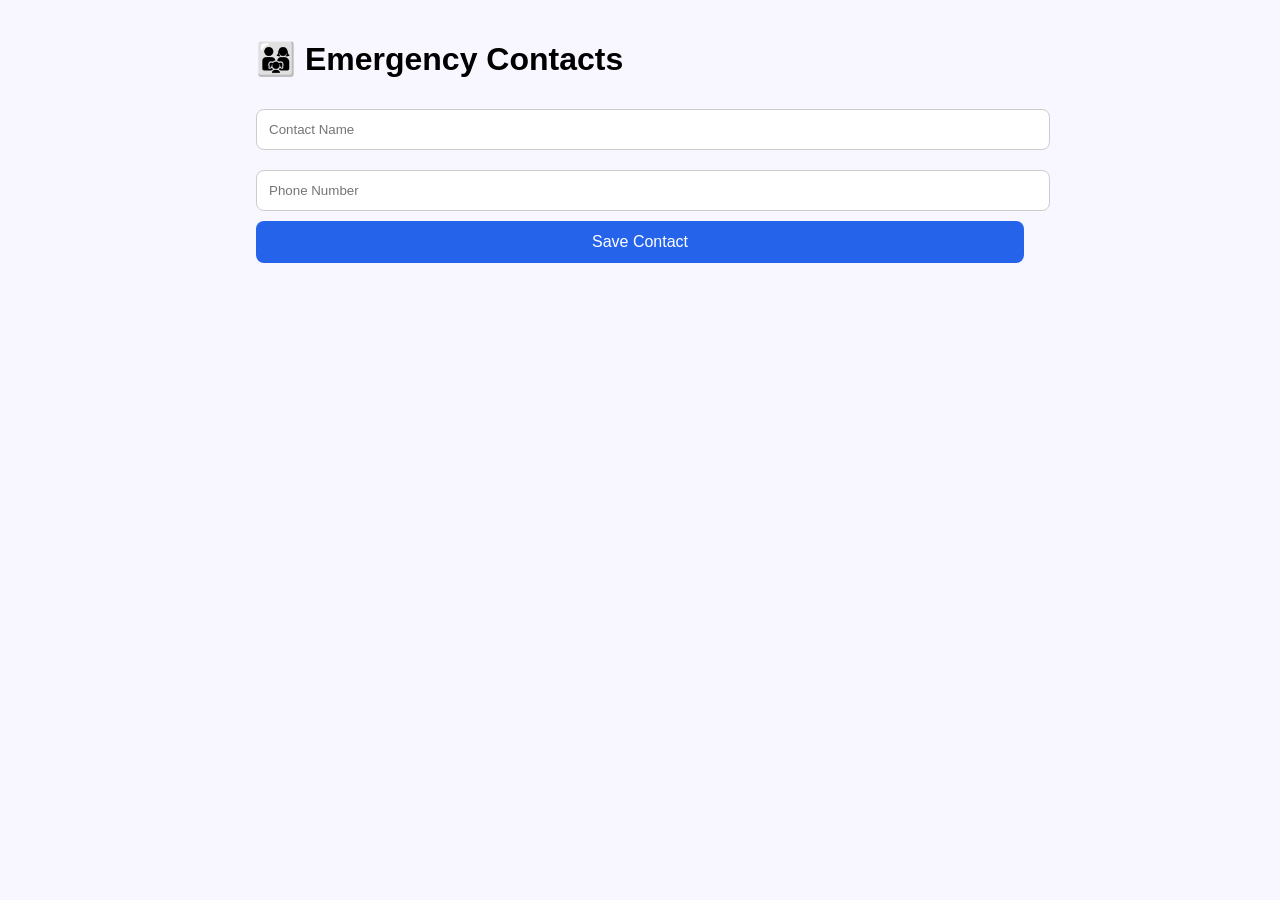
<file: templates/contacts.html>
<!DOCTYPE html>
<html>
<head>
    <title>Emergency Contacts</title>
    <link rel="stylesheet" href="/static/style.css">
</head>
<body>

<div class="container">

    <h1>👨‍👩‍👧 Emergency Contacts</h1>

    <form action="/save_contact" method="post">

        <input type="text"
               name="name"
               placeholder="Contact Name"
               required>

        <input type="text"
               name="phone"
               placeholder="Phone Number"
               required>

        <button type="submit">
            Save Contact
        </button>

    </form>

</div>

</body>
</html>
</file>
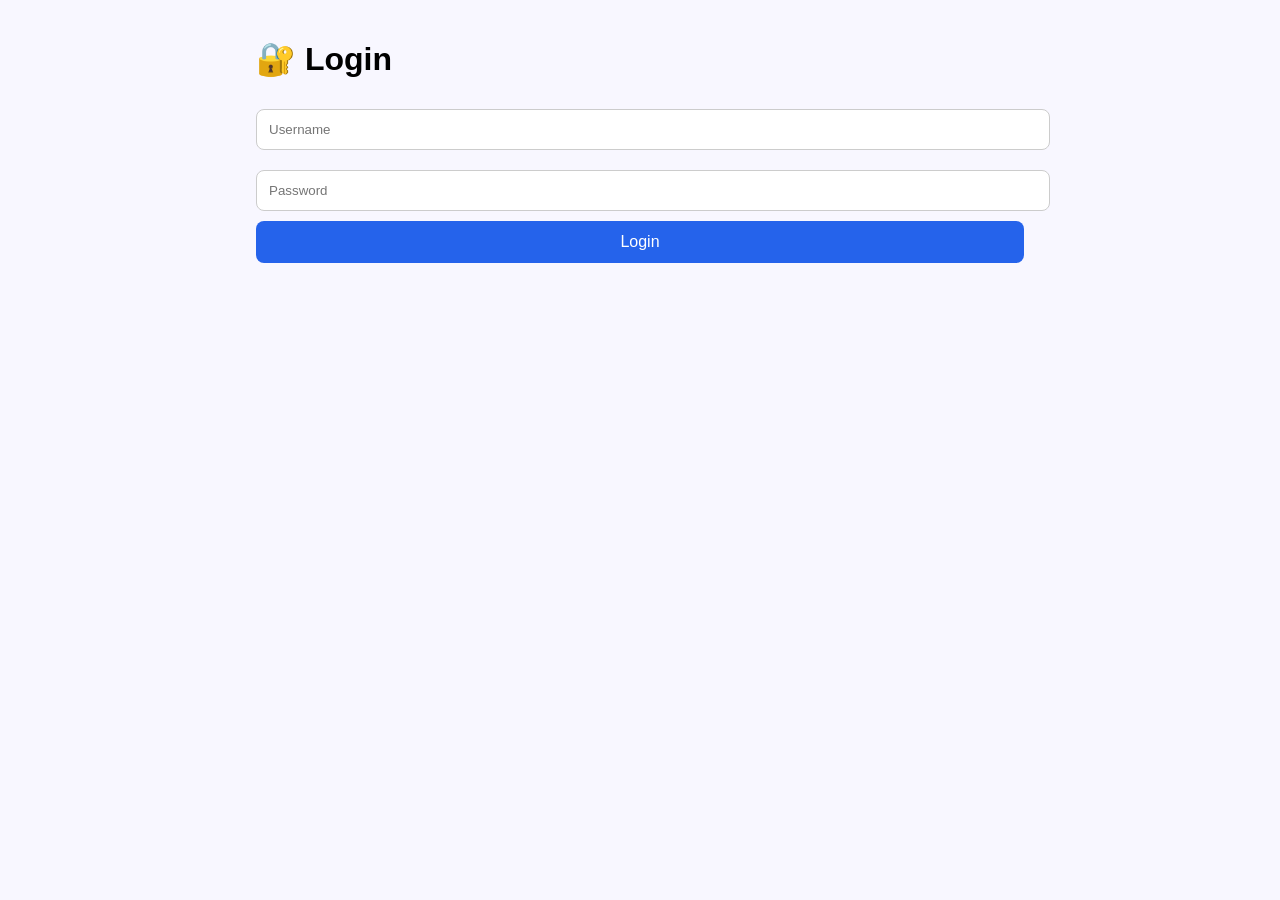
<file: templates/login.html>
<!DOCTYPE html>
<html>
<head>
<title>Login</title>
<link rel="stylesheet" href="/static/style.css">
</head>
<body>

<div class="container">

<h1>🔐 Login</h1>

<form method="POST">

<input type="text"
       name="username"
       placeholder="Username"
       required>

<input type="password"
       name="password"
       placeholder="Password"
       required>

<button type="submit">
Login
</button>

</form>

</div>

</body>
</html>
</file>
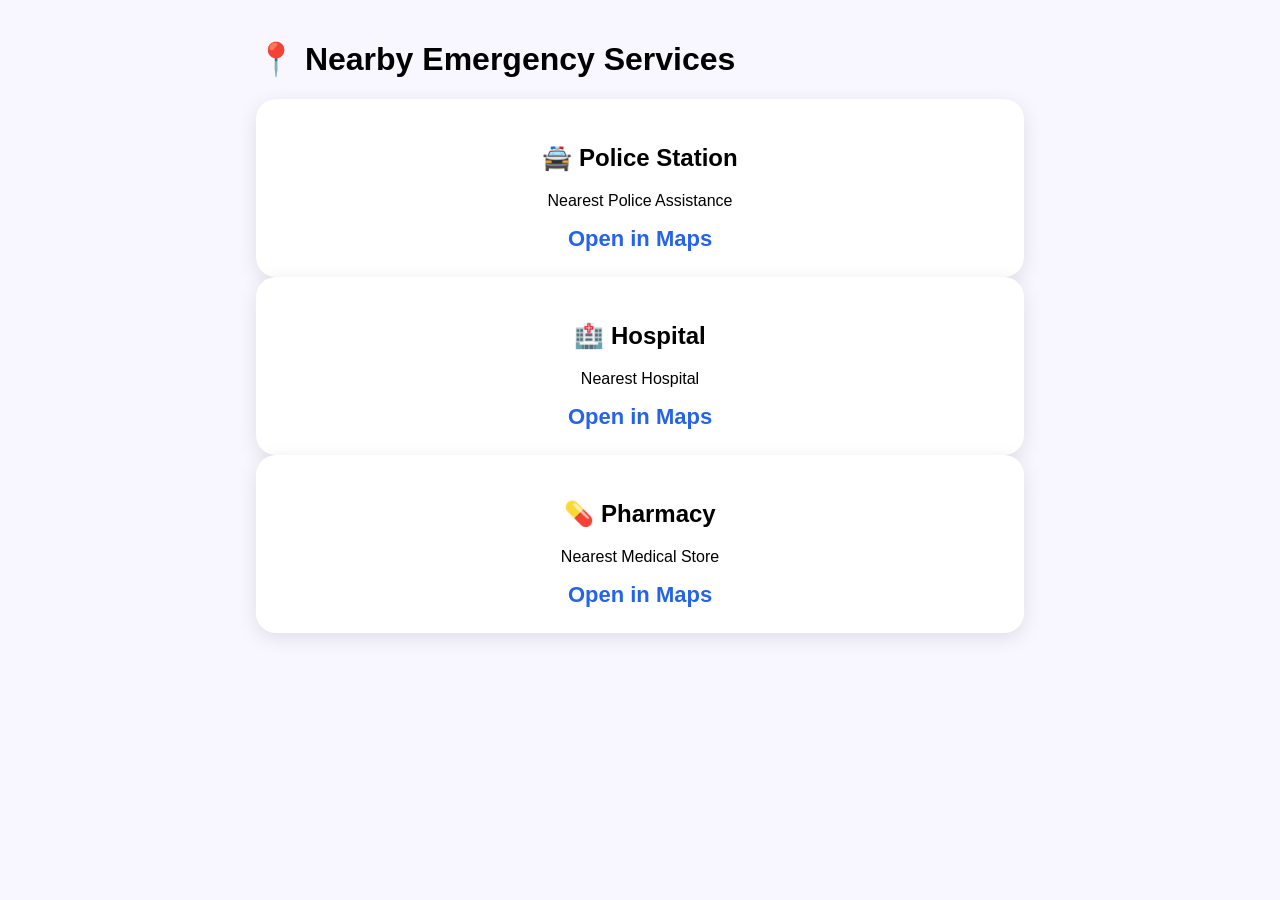
<file: templates/nearby.html>
<!DOCTYPE html>
<html>
<head>
    <title>Nearby Emergency Services</title>
    <link rel="stylesheet" href="/static/style.css">
</head>
<body>

<div class="container">

<h1>📍 Nearby Emergency Services</h1>

<div class="card">
    <h2>🚔 Police Station</h2>
    <p>Nearest Police Assistance</p>
    <a href="https://maps.google.com/?q=police+station" target="_blank">
        Open in Maps
    </a>
</div>

<div class="card">
    <h2>🏥 Hospital</h2>
    <p>Nearest Hospital</p>
    <a href="https://maps.google.com/?q=hospital" target="_blank">
        Open in Maps
    </a>
</div>

<div class="card">
    <h2>💊 Pharmacy</h2>
    <p>Nearest Medical Store</p>
    <a href="https://maps.google.com/?q=pharmacy" target="_blank">
        Open in Maps
    </a>
</div>

</div>

</body>
</html>
</file>
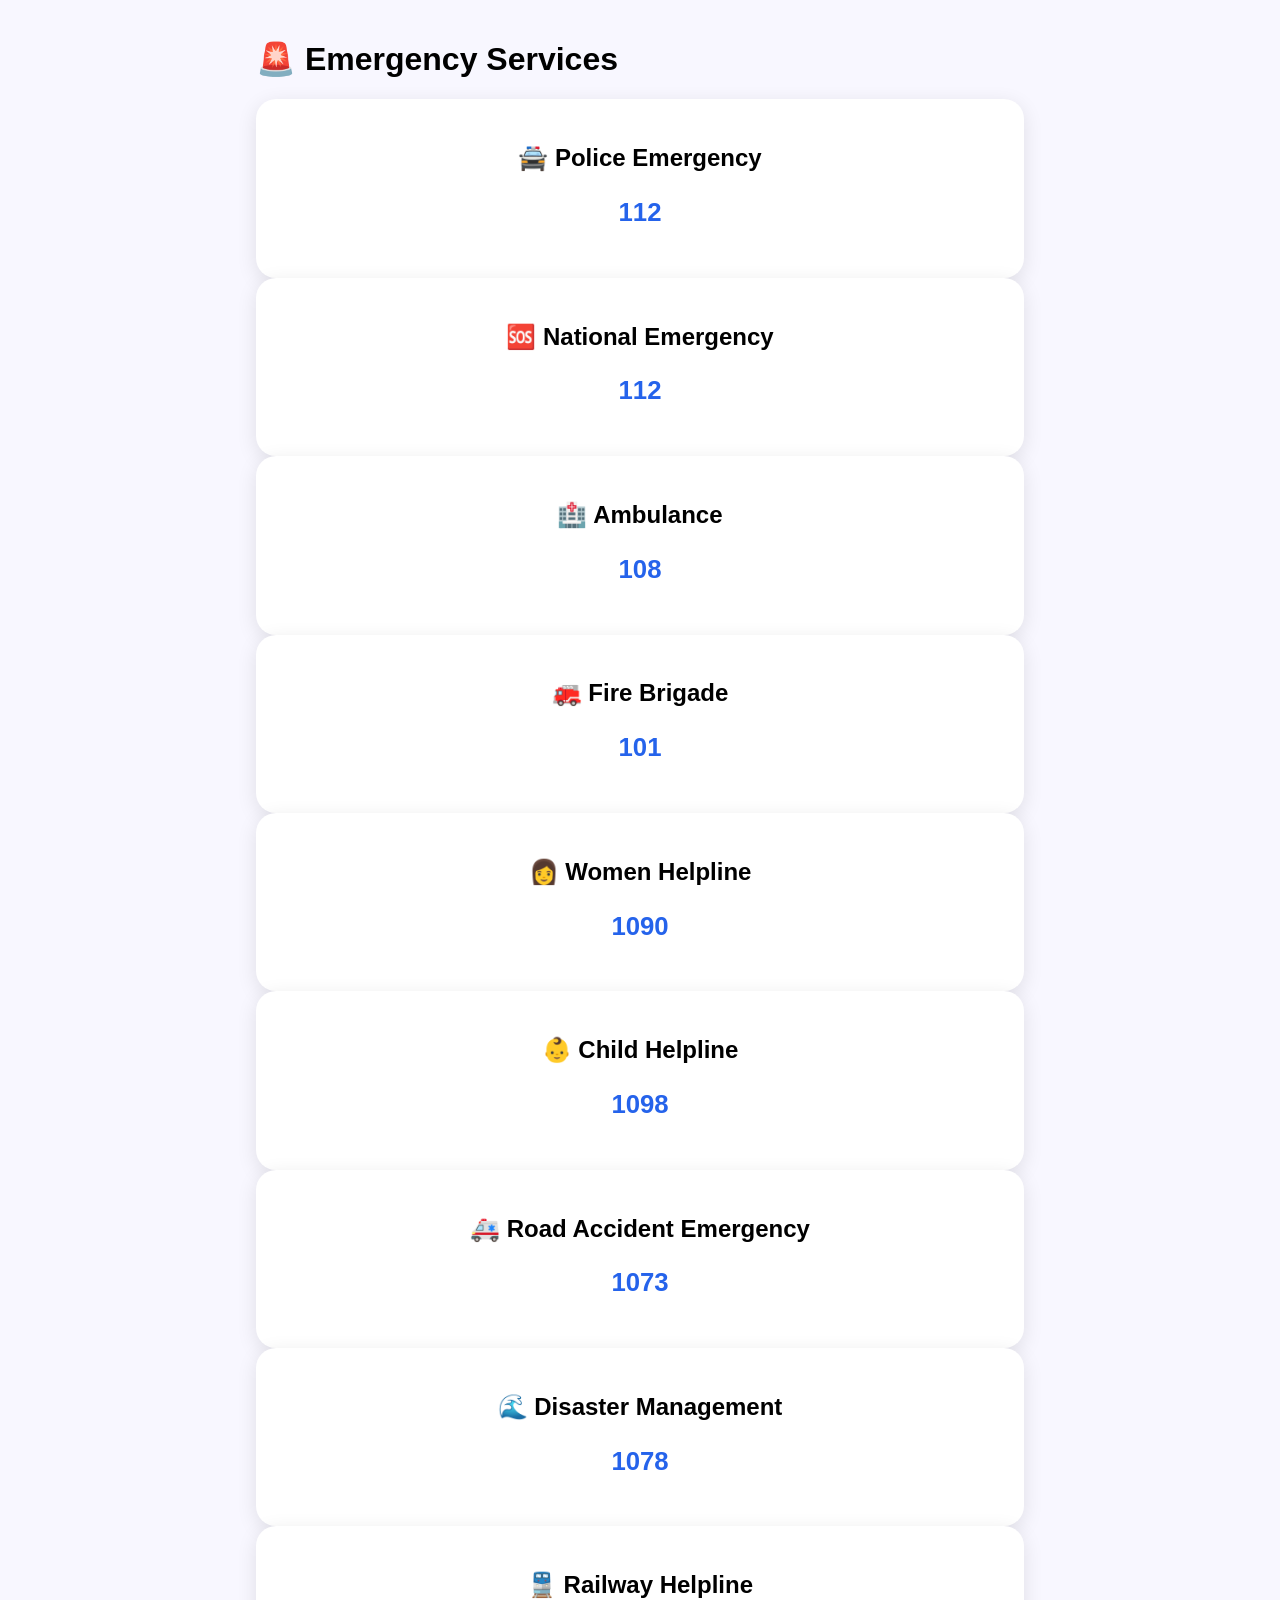
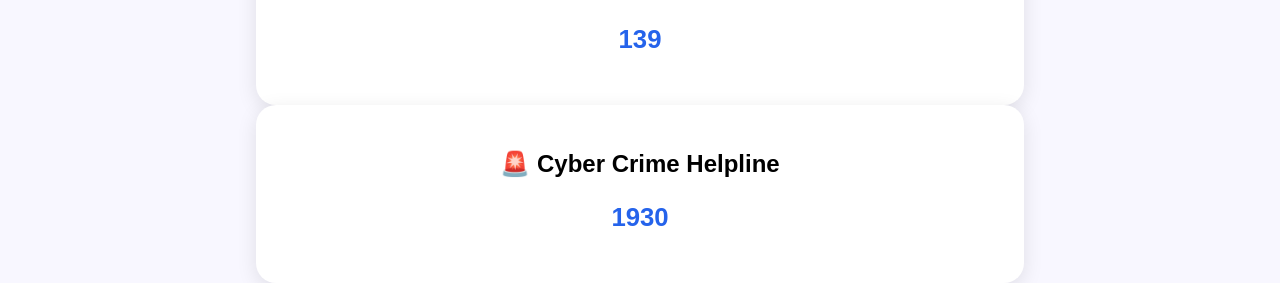
<file: templates/services.html>
<!DOCTYPE html>
<html>
<head>
    <title>Emergency Services</title>
    <link rel="stylesheet" href="/static/style.css">
</head>

<body>

<div class="container">

    <h1>🚨 Emergency Services</h1>

    <div class="card">
        <h2>🚔 Police Emergency</h2>
        <a href="tel:112"><h3>112</h3></a>
    </div>

    <div class="card">
        <h2>🆘 National Emergency</h2>
        <a href="tel:112"><h3>112</h3></a>
    </div>

    <div class="card">
        <h2>🏥 Ambulance</h2>
        <a href="tel:108"><h3>108</h3></a>
    </div>

    <div class="card">
        <h2>🚒 Fire Brigade</h2>
        <a href="tel:101"><h3>101</h3></a>
    </div>

    <div class="card">
        <h2>👩 Women Helpline</h2>
        <a href="tel:1090"><h3>1090</h3></a>
    </div>

    <div class="card">
        <h2>👶 Child Helpline</h2>
        <a href="tel:1098"><h3>1098</h3></a>
    </div>

    <div class="card">
        <h2>🚑 Road Accident Emergency</h2>
        <a href="tel:1073"><h3>1073</h3></a>
    </div>

    <div class="card">
        <h2>🌊 Disaster Management</h2>
        <a href="tel:1078"><h3>1078</h3></a>
    </div>

    <div class="card">
        <h2>🚆 Railway Helpline</h2>
        <a href="tel:139"><h3>139</h3></a>
    </div>

    <div class="card">
        <h2>🚨 Cyber Crime Helpline</h2>
        <a href="tel:1930"><h3>1930</h3></a>
    </div>

</div>

</body>
</html>
</file>
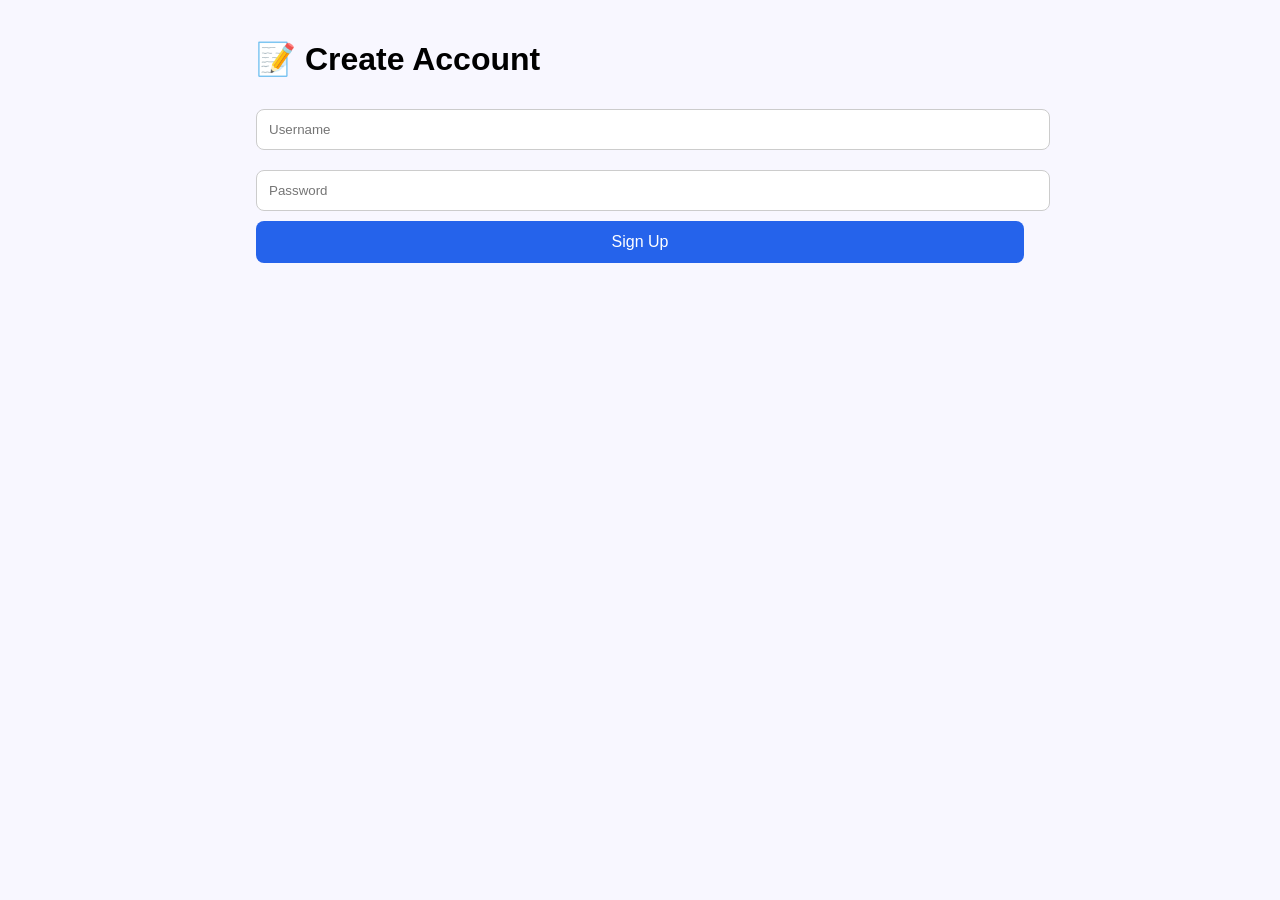
<file: templates/Signup.html>
<!DOCTYPE html>
<html>
<head>
<title>Sign Up</title>
<link rel="stylesheet" href="/static/style.css">
</head>
<body>

<div class="container">

<h1>📝 Create Account</h1>

<form method="POST">

<input type="text"
       name="username"
       placeholder="Username"
       required>

<input type="password"
       name="password"
       placeholder="Password"
       required>

<button type="submit">
Sign Up
</button>

</form>

</div>

</body>
</html>
</file>
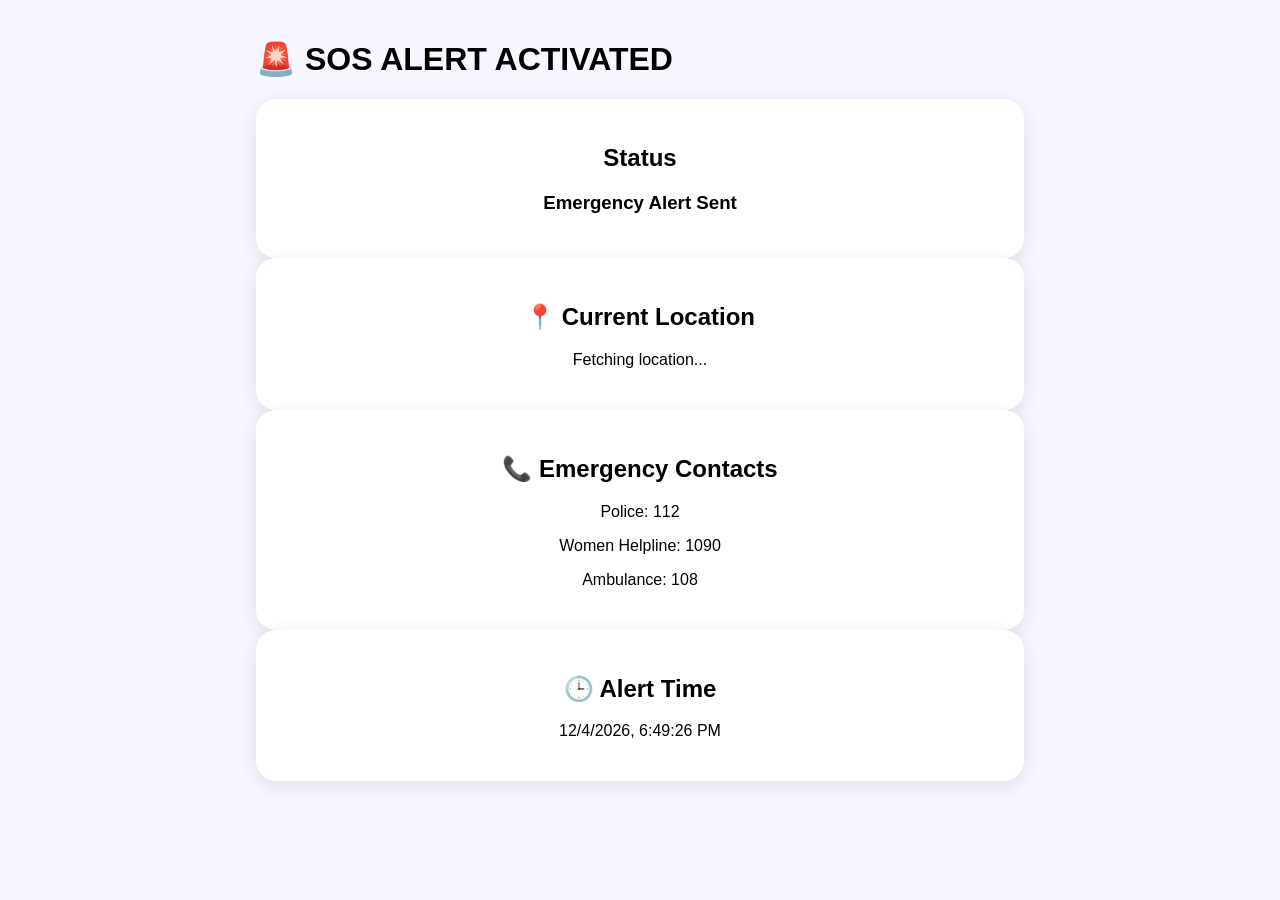
<file: templates/sos.html>
<!DOCTYPE html>
<html>
<head>
    <title>Emergency SOS</title>
    <link rel="stylesheet" href="/static/style.css">
</head>

<body>

<div class="container">

    <h1>🚨 SOS ALERT ACTIVATED</h1>

    <div class="card">
        <h2>Status</h2>
        <h3>Emergency Alert Sent</h3>
    </div>

    <div class="card">
        <h2>📍 Current Location</h2>
        <p id="location">Fetching location...</p>
    </div>

    <div class="card">
        <h2>📞 Emergency Contacts</h2>
        <p>Police: 112</p>
        <p>Women Helpline: 1090</p>
        <p>Ambulance: 108</p>
    </div>

    <div class="card">
        <h2>🕒 Alert Time</h2>
        <p id="time"></p>
    </div>

</div>

<script>

navigator.geolocation.getCurrentPosition(function(position){

    document.getElementById("location").innerHTML =
    "Latitude: " +
    position.coords.latitude +
    "<br>Longitude: " +
    position.coords.longitude;

});

document.getElementById("time").innerHTML =
new Date().toLocaleString();

</script>

</body>
</html>
</file>
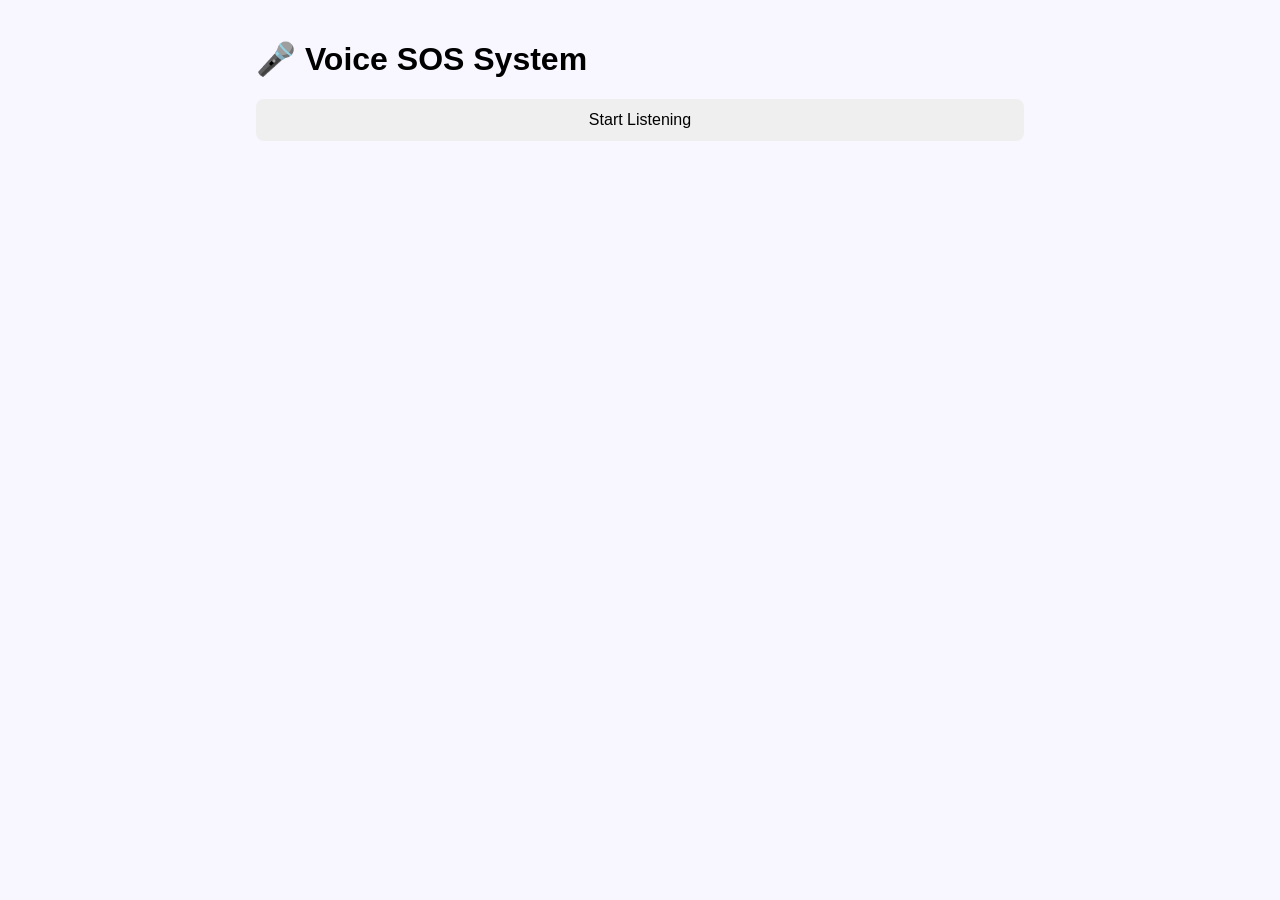
<file: templates/Voice_sos.html>
<!DOCTYPE html>
<html>
<head>
    <title>Voice SOS</title>
    <link rel="stylesheet" href="/static/style.css">
</head>
<body>

<div class="container">

<h1>🎤 Voice SOS System</h1>

<button onclick="startRecognition()">
    Start Listening
</button>

<p id="output"></p>

</div>

<script>

function startRecognition(){

    const recognition =
    new webkitSpeechRecognition();

    recognition.start();

    recognition.onresult = function(event){

        let text =
        event.results[0][0].transcript;

        document.getElementById(
            "output"
        ).innerHTML = text;

        if(
            text.toLowerCase().includes("help")
            ||
            text.toLowerCase().includes("sos")
        ){

            window.location.href="/sos";
        }
    };
}

</script>

</body>
</html>
</file>
<file: static/style.css>
body{
    font-family: Arial, sans-serif;
    background:#eef2f7;
    margin:0;
    padding:0;
}

.container{
    width:60%;
    margin:auto;
    margin-top:40px;
}

.header{
    text-align:center;
    margin-bottom:20px;
}

.card{
    background:white;
    padding:25px;
    border-radius:15px;
    box-shadow:0px 0px 15px rgba(0,0,0,0.1);
}

.card a{
    text-decoration:none;
    color:#2563eb;
    font-size:22px;
    font-weight:bold;
}

.card a:hover{
    color:#1d4ed8;
    text-decoration:underline;
}

input{
    width:100%;
    padding:12px;
    margin-top:10px;
    margin-bottom:10px;
    border-radius:8px;
    border:1px solid #ccc;
}

button{
    width:100%;
    padding:12px;
    border:none;
    border-radius:8px;
    cursor:pointer;
    font-size:16px;
}

form button{
    background:#2563eb;
    color:white;
}

.result{
    background:white;
    margin-top:20px;
    padding:20px;
    border-radius:15px;
    text-align:center;
}

.sos{
    margin-top:20px;
}

.sos button{
    background:red;
    color:white;
    font-weight:bold;
}

body{
    margin:0;
    font-family:'Segoe UI',sans-serif;
    background:#f8f7ff;
}

.navbar{
    background:linear-gradient(90deg,#4b0082,#8a2be2);
    display:flex;
    justify-content:space-between;
    align-items:center;
    padding:15px 40px;
.navbar{
    width:100%;
    box-sizing:border-box;
}
    
}


.logo{
    color:white;
    font-size:28px;
    font-weight:bold;
}

.nav-links{
    display:flex;
    list-style:none;
    gap:30px;
}

.nav-links a{
    color:white;
    text-decoration:none;
    font-weight:600;
}

.btn-primary{
    background:#ff4fc3;
    color:white;
    padding:10px 20px;
    border-radius:10px;
    text-decoration:none;
}

.btn-outline{
    border:2px solid white;
    color:white;
    padding:10px 20px;
    border-radius:10px;
    text-decoration:none;
    margin-right:10px;
}
.hero{
    display:flex;
    justify-content:space-between;
    align-items:center;
    padding:60px;
}

.hero h1{
    font-size:60px;
    color:#111;
}

.hero span{
    color:#ff3cac;
}

.hero p{
    font-size:20px;
    color:#555;
}

.check-btn{
    background:#6c2cff;
    color:white;
    border:none;
    padding:15px 30px;
    border-radius:12px;
    margin-right:15px;
}

.sos-btn{
    background:white;
    color:#ff3cac;
    border:2px solid #ff3cac;
    padding:15px 30px;
    border-radius:12px;
}

.cards{
    display:flex;
    gap:20px;
    padding:30px;
}

.card{
    flex:1;
    background:white;
    padding:25px;
    border-radius:20px;
    box-shadow:0 5px 20px rgba(0,0,0,0.1);
    text-align:center;
}

body{
    margin:0;
    padding:0;
    width:100%;
    overflow-x:hidden;
}

.hero{
    display:flex;
    justify-content:space-around;
    align-items:center;
    min-height:90vh;
    padding:40px;
}
</file>
